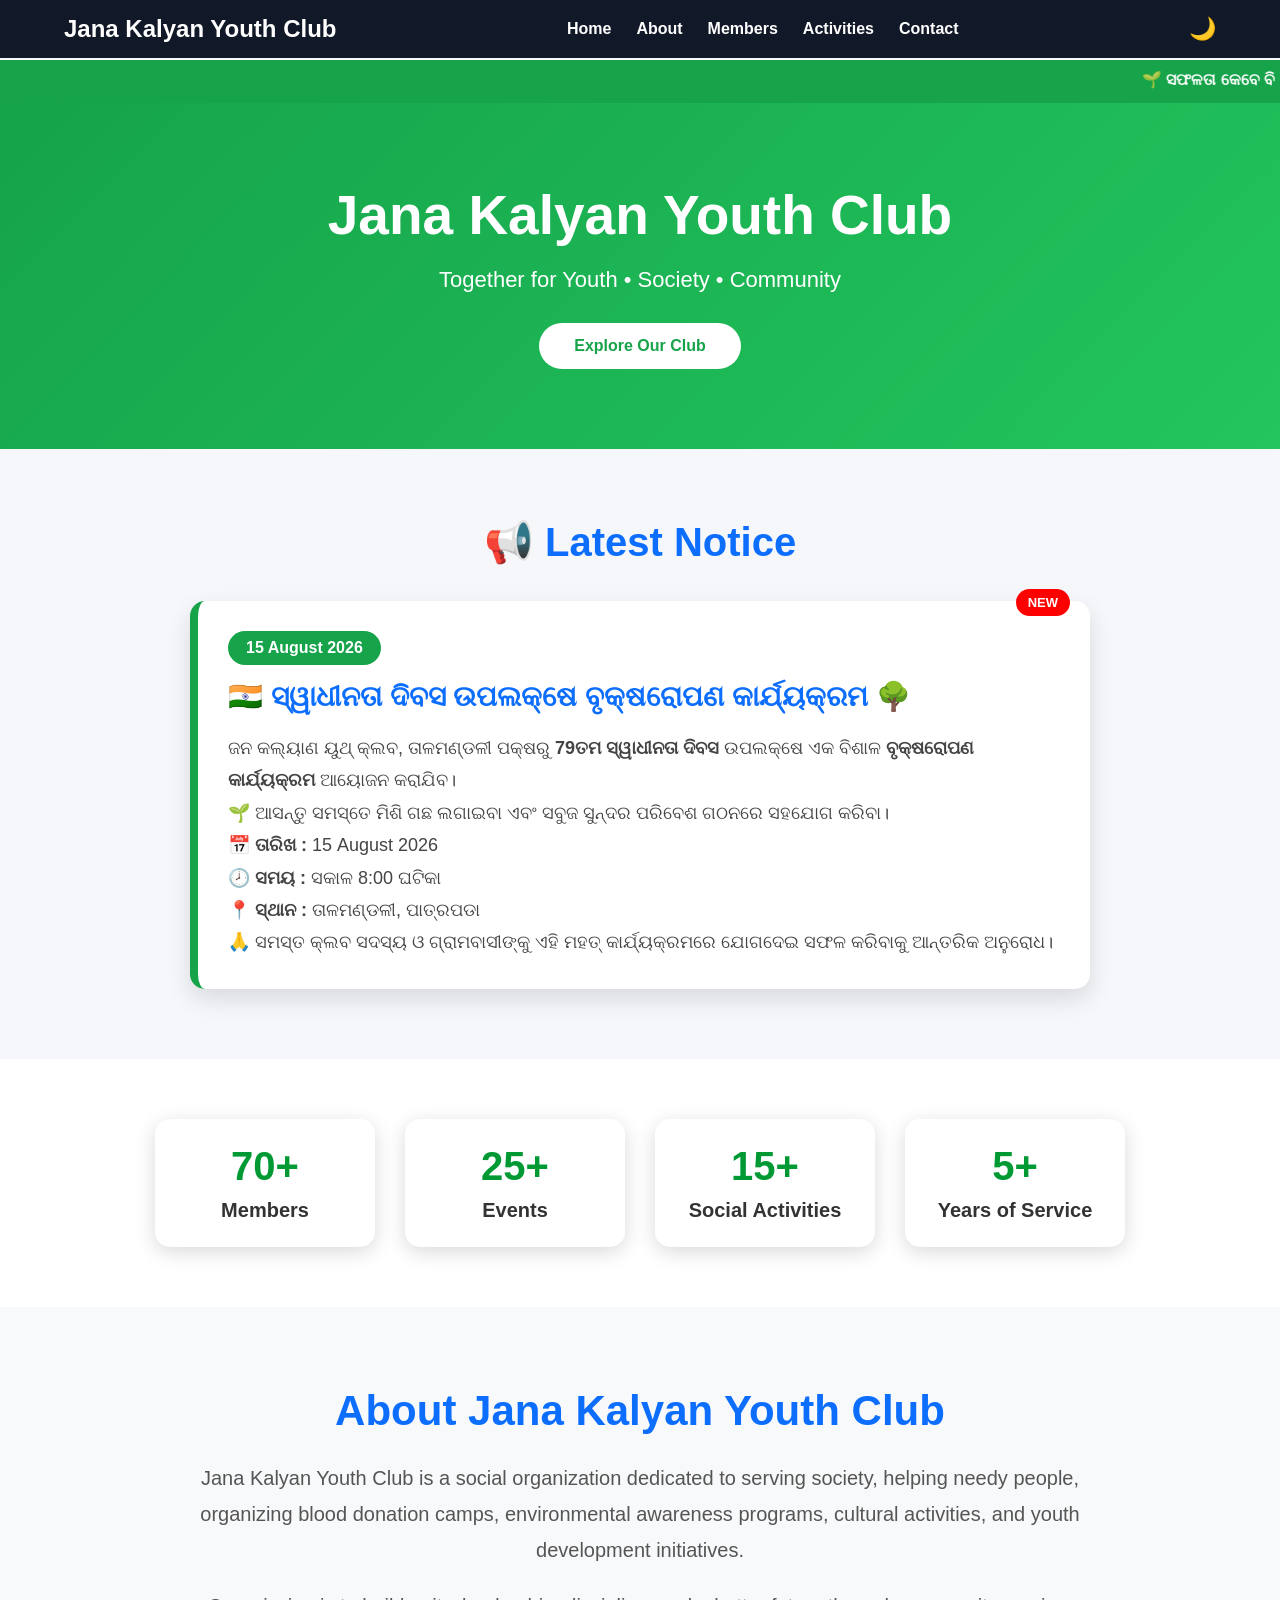
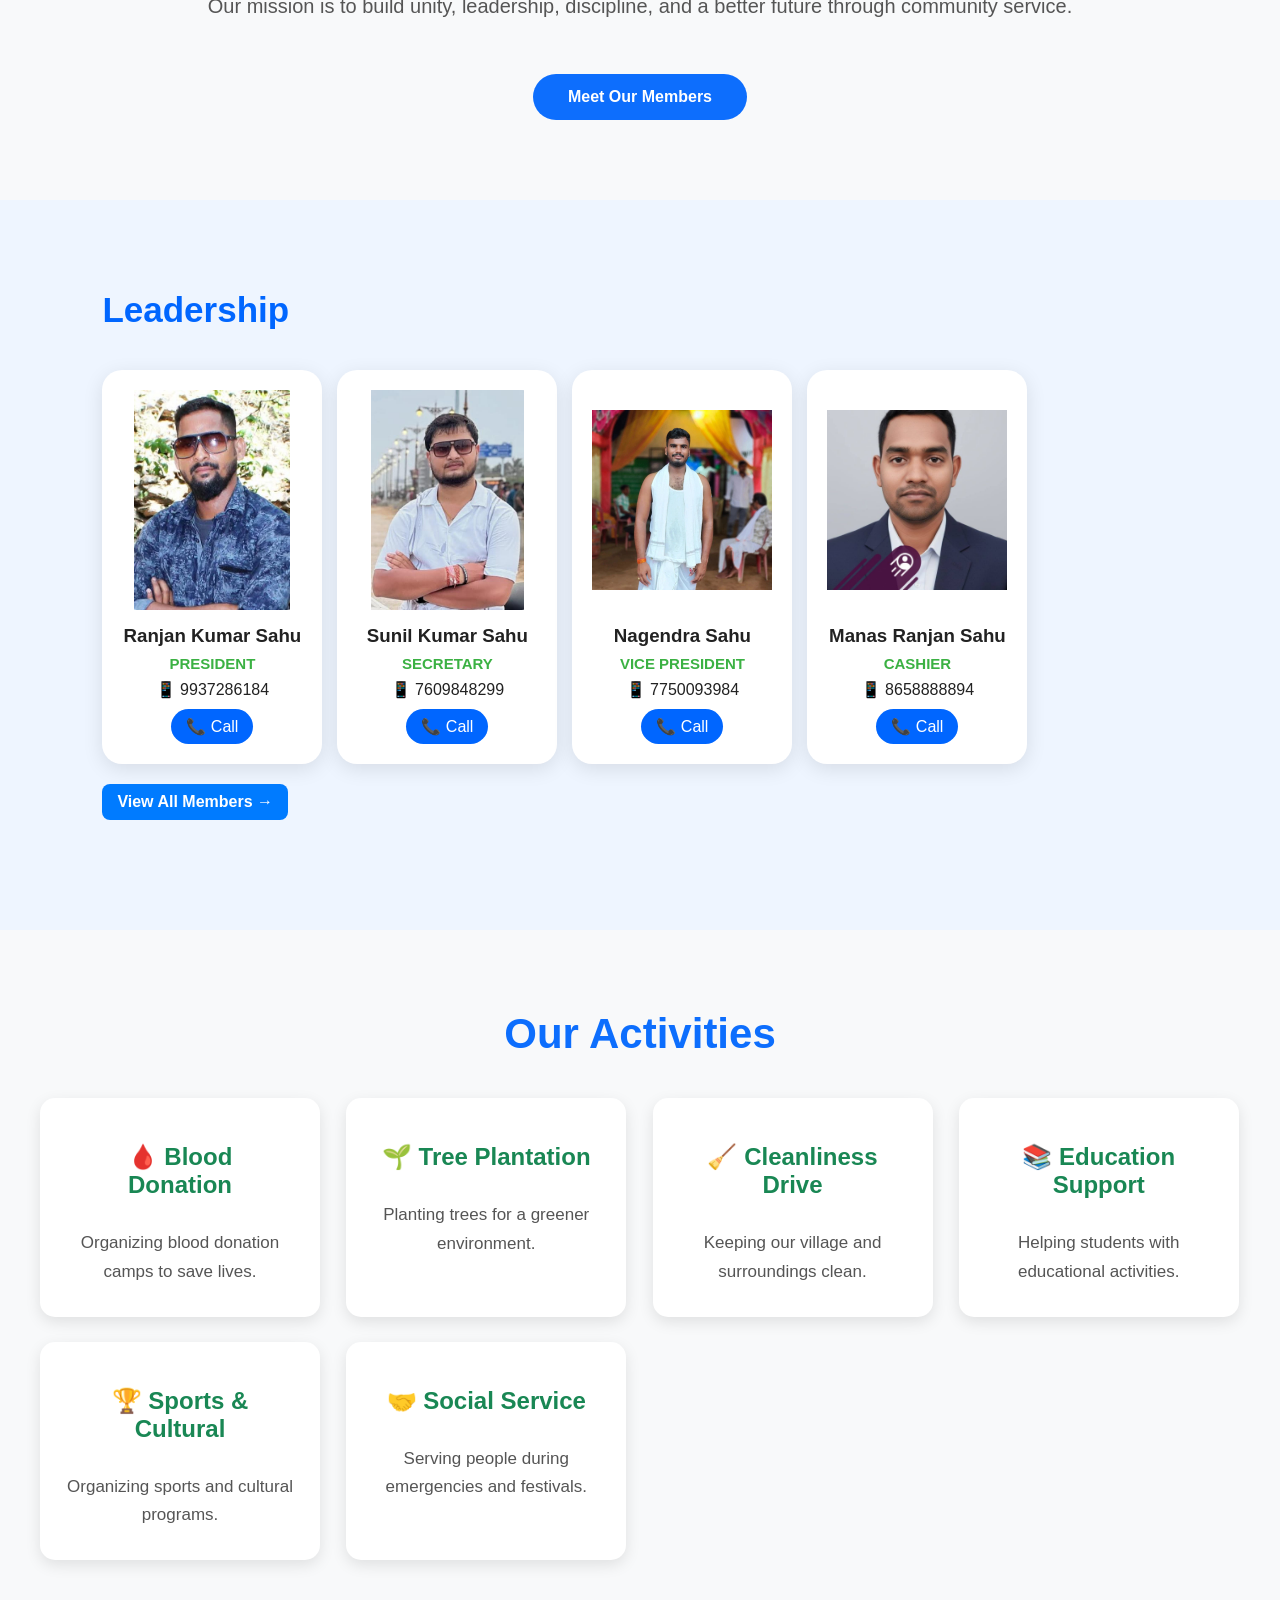
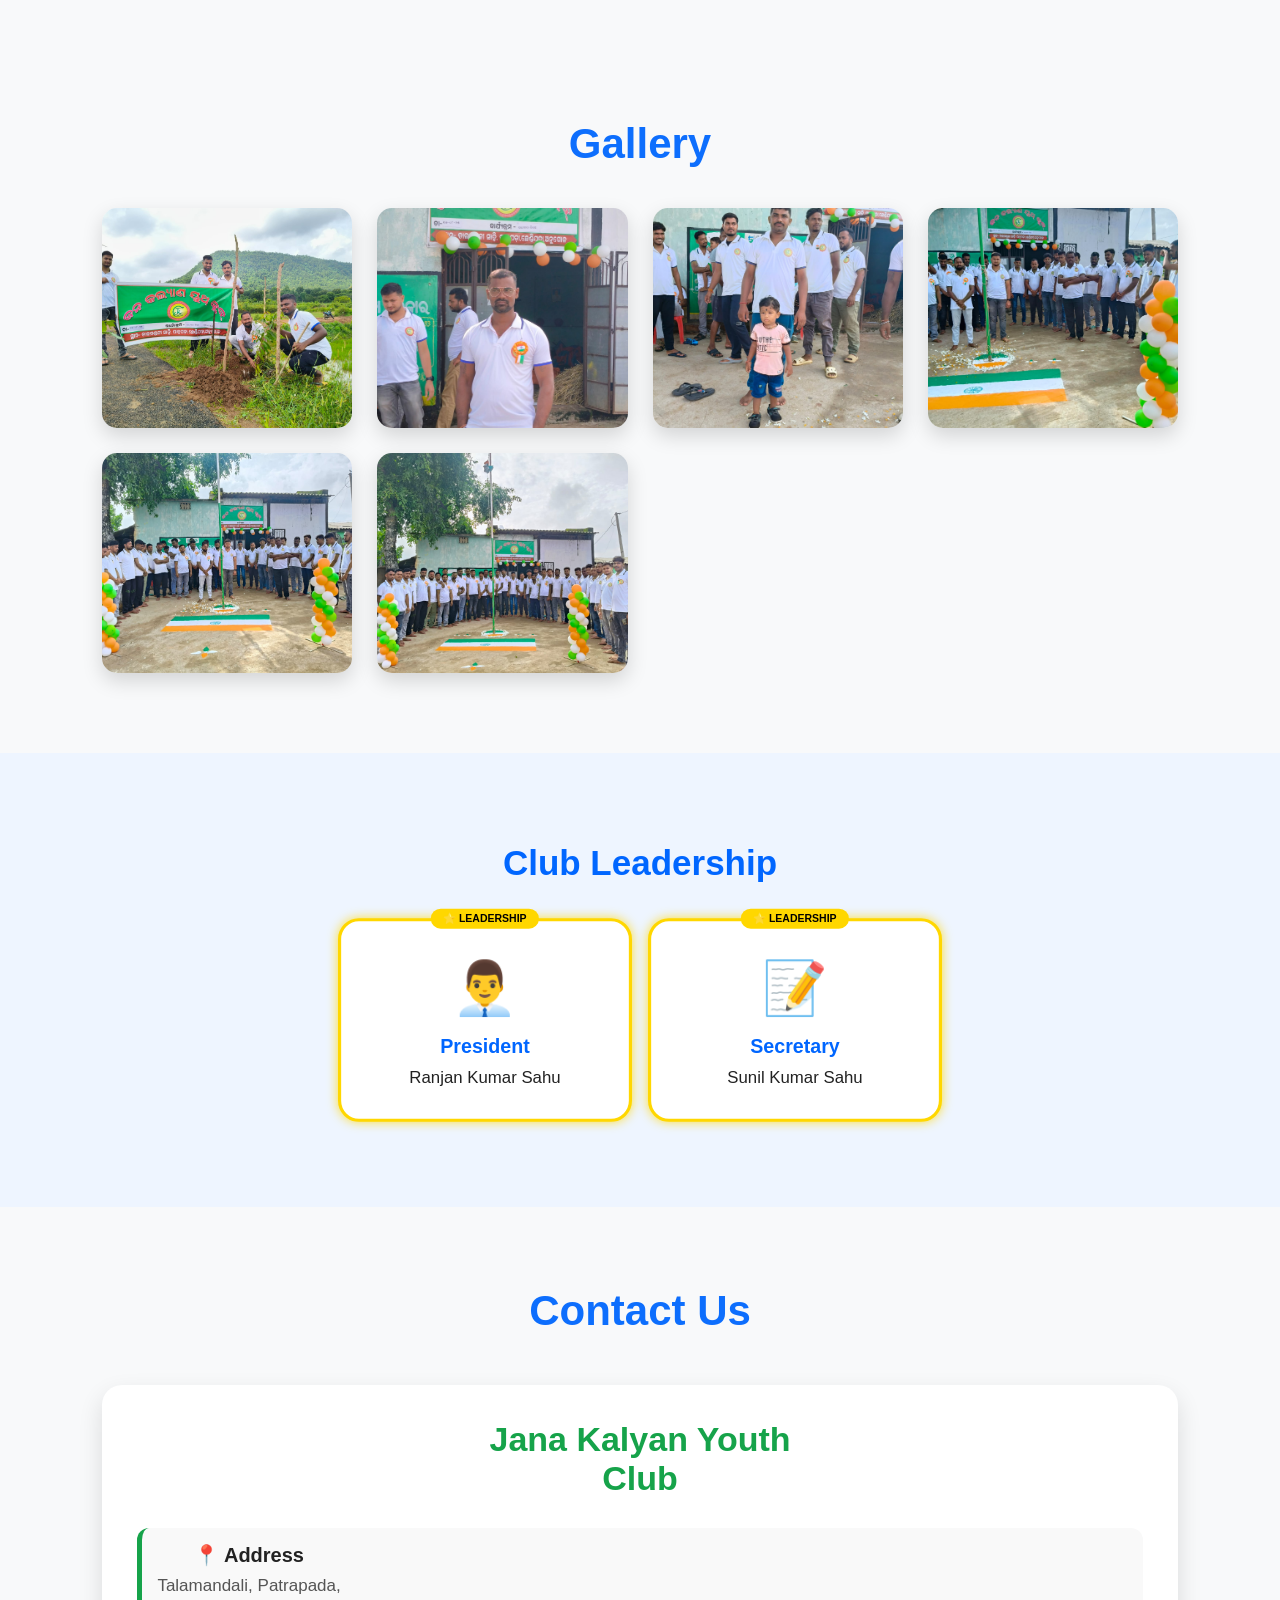
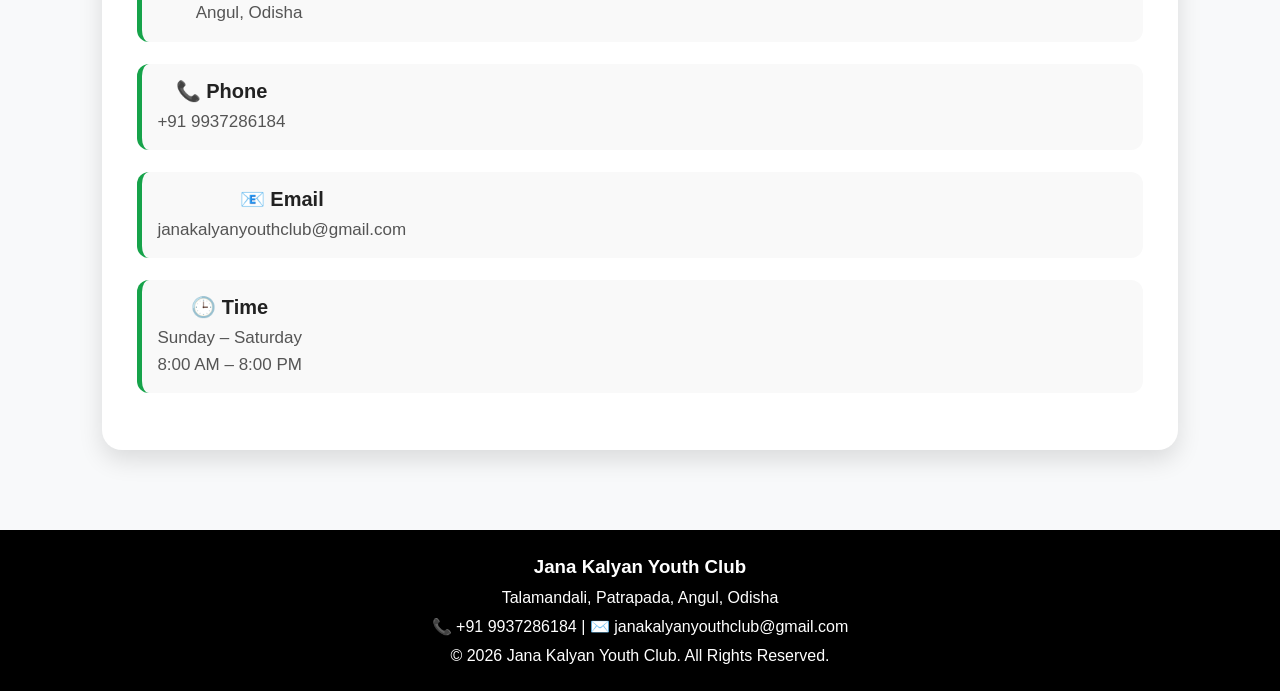
<file: index.html>
<!DOCTYPE html>
<html lang="en">
<head>
    <meta charset="UTF-8">
    <meta name="viewport" content="width=device-width, initial-scale=1.0">

    <title>Jana Kalyan Youth Club</title>

    <link rel="stylesheet" href="style.css">
</head>

<body>

<!-- ================= NAVBAR ================= -->

<header>
    <nav class="navbar">

        <div class="nav-logo">
            Jana Kalyan Youth Club
        </div>

        <ul id="navMenu">
            <li><a href="#home">Home</a></li>
            <li><a href="#about">About</a></li>
            <li><a href="#members">Members</a></li>
            <li><a href="#activities">Activities</a></li>
            <li><a href="#contact">Contact</a></li>
        </ul>

        <button id="darkBtn" class="dark-btn">🌙</button>

    </nav>
</header>

<div class="top-motivation">
    <marquee scrollamount="5">
        🌱 ସଫଳତା କେବେ ବି ରାତିରାତି ମିଳେ ନାହିଁ। ପ୍ରତିଦିନର ପରିଶ୍ରମ, ଧୈର୍ଯ୍ୟ ଓ ନିଜ ଉପରେ ବିଶ୍ୱାସ ହିଁ ସଫଳତାର ଚାବି।
    </marquee>
</div>

<!-- ================= HERO ================= -->

<section id="home" class="hero">
    
    <div class="hero-content">

        <h1>Jana Kalyan Youth Club</h1>

        <p>Together for Youth • Society • Community</p>

        <a href="#about" class="main-btn">
            Explore Our Club
        </a>

    </div>

</section>
<!-- ================= NOTICE BOARD ================= -->
<section class="notice-board" id="notice">

    <h2>📢 Latest Notice</h2>

    <div class="notice-list">

        <div class="notice-item">

            <span class="date">15 August 2026</span>

            <h3>🇮🇳 ସ୍ୱାଧୀନତା ଦିବସ ଉପଲକ୍ଷେ ବୃକ୍ଷରୋପଣ କାର୍ଯ୍ୟକ୍ରମ 🌳</h3>

            <p>
                ଜନ କଲ୍ୟାଣ ୟୁଥ୍ କ୍ଲବ, ତାଳମଣ୍ଡଳୀ ପକ୍ଷରୁ
                <strong>79ତମ ସ୍ୱାଧୀନତା ଦିବସ</strong> ଉପଲକ୍ଷେ
                ଏକ ବିଶାଳ <strong>ବୃକ୍ଷରୋପଣ କାର୍ଯ୍ୟକ୍ରମ</strong>
                ଆୟୋଜନ କରାଯିବ।
            </p>

            <p>
                🌱 ଆସନ୍ତୁ ସମସ୍ତେ ମିଶି ଗଛ ଲଗାଇବା ଏବଂ
                ସବୁଜ ସୁନ୍ଦର ପରିବେଶ ଗଠନରେ ସହଯୋଗ କରିବା।
            </p>

            <p>
                📅 <strong>ତାରିଖ :</strong> 15 August 2026<br>
                🕗 <strong>ସମୟ :</strong> ସକାଳ 8:00 ଘଟିକା<br>
                📍 <strong>ସ୍ଥାନ :</strong> ତାଳମଣ୍ଡଳୀ, ପାତ୍ରପଡା
            </p>

            <p>
                🙏 ସମସ୍ତ କ୍ଲବ ସଦସ୍ୟ ଓ ଗ୍ରାମବାସୀଙ୍କୁ
                ଏହି ମହତ୍ କାର୍ଯ୍ୟକ୍ରମରେ ଯୋଗଦେଇ ସଫଳ କରିବାକୁ
                ଆନ୍ତରିକ ଅନୁରୋଧ।
            </p>

        </div>

    </div>

</section>
<section class="stats">

    <div class="stat-box">
        <h2>70+</h2>
        <p>Members</p>
    </div>

    <div class="stat-box">
        <h2>25+</h2>
        <p>Events</p>
    </div>

    <div class="stat-box">
        <h2>15+</h2>
        <p>Social Activities</p>
    </div>

    <div class="stat-box">
        <h2>5+</h2>
        <p>Years of Service</p>
    </div>

</section>


<!-- ABOUT -->
<section id="about" class="section about">
<h2>About Jana Kalyan Youth Club</h2>

<p>
Jana Kalyan Youth Club is a social organization dedicated to serving society,
helping needy people, organizing blood donation camps, environmental awareness
programs, cultural activities, and youth development initiatives.
</p>

<p>
Our mission is to build unity, leadership, discipline, and a better future
through community service.
</p>

<a href="members.html" class="main-btn">Meet Our Members</a>
</section>


<!-- MEMBERS -->
<section id="members" class="section members">

    <h2>Leadership</h2>

    <div id="memberContainer" class="card-container">

        <!-- JavaScript will add members here -->
         
    </div>

    <div class="btn-container">
    <a href="members.html" class="view-btn">View All Members →</a>
    </div>

</section>


<!-- SOCIAL ACTIVITIES -->
<section id="activities" class="section activities">

    <h2>Our Activities</h2>

<div class="activity-container">

    <div class="activity-card">
        <h3>🩸 Blood Donation</h3>
        <p>Organizing blood donation camps to save lives.</p>
    </div>

    <div class="activity-card">
        <h3>🌱 Tree Plantation</h3>
        <p>Planting trees for a greener environment.</p>
    </div>

    <div class="activity-card">
        <h3>🧹 Cleanliness Drive</h3>
        <p>Keeping our village and surroundings clean.</p>
    </div>

    <div class="activity-card">
        <h3>📚 Education Support</h3>
        <p>Helping students with educational activities.</p>
    </div>

    <div class="activity-card">
        <h3>🏆 Sports & Cultural</h3>
        <p>Organizing sports and cultural programs.</p>
    </div>

    <div class="activity-card">
        <h3>🤝 Social Service</h3>
        <p>Serving people during emergencies and festivals.</p>
    </div>

</div>

</section>
<!-- GALLERY -->
<section id="gallery" class="section gallery-section">

    <h2>Gallery</h2>

    <div class="gallery-grid">

        <img src="images/gallery1.jpg" alt="Gallery 1">
        <img src="images/gallery2.jpg" alt="Gallery 2">
        <img src="images/gallery3.jpg" alt="Gallery 3">
        <img src="images/gallery4.jpg" alt="Gallery 4">
        <img src="images/gallery5.jpg" alt="Gallery 5">
        <img src="images/gallery6.jpg" alt="Gallery 6">

    </div>

</section>

<!-- LEADERS -->
<section class="section leaders">

    <h2>Club Leadership</h2>

    <div class="leader-container">

        <div class="leader-card">

            <div class="leader-icon">
                👨‍💼
            </div>

            <h3>President</h3>

            <p>
                Ranjan Kumar Sahu
            </p>

        </div>


        <div class="leader-card">

            <div class="leader-icon">
                📝
            </div>

            <h3>Secretary</h3>

            <p>
                Sunil Kumar Sahu
            </p>

        </div>

    </div>

</section>


<!-- CONTACT -->
<section id="contact" class="section contact">

    <h2>Contact Us</h2>

    <div class="contact-info">

    <h3>Jana Kalyan Youth<br>
        Club</h3>

    <div class="contact-item">
        <div>
            <h4>📍 Address</h4>
            <p>Talamandali, Patrapada,<br>Angul, Odisha</p>
        </div>
    </div>

    <div class="contact-item">
        <div>
            <h4>📞 Phone</h4>
            <p>+91 9937286184</p>
        </div>
    </div>

    <div class="contact-item">
        <div>
            <h4>📧 Email</h4>
            <p>janakalyanyouthclub@gmail.com</p>
        </div>
    </div>

    <div class="contact-item">
        <div>
            <h4>🕒 Time</h4>
            <p>Sunday – Saturday<br>8:00 AM – 8:00 PM</p>
        </div>
    </div>

</div>

</section>

<!-- FOOTER -->
<footer class="footer">
    <h3>Jana Kalyan Youth Club</h3>

    <p>Talamandali, Patrapada, Angul, Odisha</p>

    <p>📞 +91 9937286184 | ✉️ janakalyanyouthclub@gmail.com</p>

    <p>&copy; 2026 Jana Kalyan Youth Club. All Rights Reserved.</p>
</footer>


<!-- IMAGE POPUP -->
<div id="imageModal" class="modal">

    <span id="closeModal">
        ×
    </span>

    <img id="modalImage">

</div>


<script src="script.js"></script>

</body>
</html>
</file>
<file: style.css>
* {
    margin: 0;
    padding: 0;
    box-sizing: border-box;
    scroll-behavior: smooth;
}

body {
    font-family: Arial, sans-serif;
    background: #f5f7fa;
    color: #222;
    transition: 0.3s;
}



.menu-btn,
.dark-btn {
    border: none;
    background: none;
    color: white;
    font-size: 25px;
    cursor: pointer;
}

.menu-btn {
    display: none;
}

.main-btn,
.whatsapp-btn {
    display: inline-block;

    padding: 14px 30px;

    border-radius: 30px;

    text-decoration: none;

    font-weight: bold;

    transition: 0.3s;
}

.main-btn {
    background: white;
    color: #0066ff;
}

.whatsapp-btn {
    background: #25d366;
    color: white;
    margin-top: 20px;
}

.main-btn:hover,
.whatsapp-btn:hover {
    transform: scale(1.08);
}


/* SECTIONS */

.section {
    padding: 90px 8%;
    text-align: center;
}

.section h2 {
    font-size: 35px;
    color: #0066ff;
    margin-bottom: 40px;
}

.about {
    background: white;
}

.about p {
    max-width: 800px;
    margin: auto;
    line-height: 1.8;
    font-size: 18px;
}


/* MEMBER CARDS */

.members {
    background: #eef5ff;
}

.card-container{
    display: grid;
    grid-template-columns: repeat(5, 1fr);
    gap: 15px;
    justify-items: center;
}

.member-card {
      background: white;
    width: 220px;
    padding: 20px;
    border-radius: 20px;
    box-shadow: 0 5px 20px rgba(0, 0, 0, 0.1);
    transition: 0.4s;
    text-align: center;
}

.member-card:hover {
    transform: translateY(-10px);
}

.member-card img {
    width: 180px;
    height: 220px;
    border-radius: 15px;
    object-fit: contain;
    display: block;
    margin: 0 auto 15px;
}

.member-card h3 {
    margin: 15px 0 8px;
}

.call-btn {
    display: inline-block;

    margin-top: 10px;

    padding: 8px 15px;

    background: #0066ff;
    color: white;

    border-radius: 20px;

    text-decoration: none;
}


/* GALLERY */

.activities {
    background: white;
}

.gallery {
    display: flex;
    justify-content: center;
    gap: 25px;
    flex-wrap: wrap;
}

.activity-card {
    width: 280px;

    background: white;

    border-radius: 15px;

    overflow: hidden;

    box-shadow:
        0 5px 20px
        rgba(0, 0, 0, 0.15);

    cursor: pointer;

    transition: 0.4s;
}

.activity-card:hover {
    transform: scale(1.04);
}

.activity-card img {
    width: 100%;
    height: 200px;

    object-fit: cover;
}

.activity-card h3 {
    padding: 15px;
}


/* LEADERS */

.leaders {
    background: #eef5ff;
}

.leader-container {
    display: flex;
    justify-content: center;
    gap: 30px;
    flex-wrap: wrap;
}

.leader-card {
    width: 280px;

    background: white;

    padding: 30px;

    border-radius: 20px;

    box-shadow:
        0 5px 20px
        rgba(0, 0, 0, 0.1);
}

.leader-icon {
    font-size: 50px;
    margin-bottom: 15px;
}

.leader-card h3 {
    color: #0066ff;
    margin-bottom: 10px;
}


/* CONTACT */

.contact {
    background: #111827;
    color: white;
}

.contact h2 {
    color: white;
}

.contact p {
    margin: 12px;
    font-size: 18px;
}

.contact a {
    color: white;
}


/* FOOTER */

footer {
    background: black;
    color: white;
    text-align: center;
    padding: 20px;

    line-height: 1.8;
}


/* IMAGE MODAL */

.modal {
    display: none;

    position: fixed;

    z-index: 2000;

    left: 0;
    top: 0;

    width: 100%;
    height: 100%;

    background: rgba(0,0,0,0.9);

    justify-content: center;
    align-items: center;
}

.modal img {
    max-width: 90%;
    max-height: 85%;
}

#closeModal {
    position: absolute;

    top: 20px;
    right: 30px;

    color: white;

    font-size: 45px;

    cursor: pointer;
}


/* DARK MODE */

body.dark {
    background: #121212;
    color: white;
}

body.dark .about,
body.dark .activities,
body.dark .member-card,
body.dark .activity-card,
body.dark .leader-card {
    background: #1e1e1e;
    color: white;
}

body.dark .members,
body.dark .leaders {
    background: #181818;
}


/* ANIMATION */

@keyframes fadeIn {

    from {
        opacity: 0;
        transform: translateY(40px);
    }

    to {
        opacity: 1;
        transform: translateY(0);
    }

}


/* MOBILE */

@media(max-width:768px) {

    .menu-btn {
        display: block;
    }

    .navbar ul{
    display:flex;
    position:static;
    width:auto;
    background:none;
    flex-direction:row;
    flex-wrap:wrap;
    justify-content:center;
    gap:12px;
    padding:0;
}


    .navbar ul.show {
        display: flex;
    }

    .section {
        padding: 70px 5%;
    }
}
    .designation {
    color: #3bb143;
    font-size: 15px;
    font-weight: bold;
    margin: 8px 0;
    text-transform: uppercase;


}
.view-btn{
    display:inline-block;
    margin-top:30px;
    padding:9px 15px;
    background:#007bff;
    color:#fff;
    text-decoration:none;
    border-radius:8px;
    font-weight:bold;
    margin: 20px auto;
}
.members{text-align:left;}

.view-btn:hover{
    background:#0056b3;
}
/* All Members Page */

.all-member-card{
    width:160px;
    background:#fff;
    border-radius:12px;
    padding:10px;
    text-align:center;
    box-shadow:0 2px 10px rgba(0,0,0,0.15);
    transition:.3s;
}

.all-member-card:hover{
    transform:translateY(-5px);
}

.all-member-card img{
    width:100px;
    height:120px;
    object-fit:cover;
    border-radius:8px;
}

.all-member-card h3{
    font-size:16px;
    margin:8px 0;
}

.all-member-card .designation{
    font-size:13px;
    color:#28a745;
    font-weight:bold;
}

.all-member-card p{
    font-size:13px;
}

.all-member-card .call-btn{
    display:inline-block;
    margin-top:8px;
    padding:3px 8px;
    background:#007bff;
    color:#fff;
    border-radius:20px;
    text-decoration:none;
}
.leader-card{
    border:3px solid gold;
    box-shadow:0 0 10px rgba(255,215,0,0.8);
    transform:scale(1.05);
    position:relative;
}

.leader-card{
    position: relative;
    padding-top: 35px;
}

.leader-card::before{
    content:"⭐ LEADERSHIP";
    position:absolute;
    top:-12px;
    left:50%;
    transform:translateX(-50%);
    background:#FFD700;
    color:#000;
    padding:4px 12px;
    border-radius:20px;
    font-size:10px;
    font-weight:bold;
    z-index:100;
}
.leader-card{
    position:relative;
    overflow:visible;
}
#searchBox{
    width:320px;
    max-width:90%;
    padding:12px 15px;
    margin:20px auto;
    display:block;
    border:2px solid #007bff;
    border-radius:30px;
    font-size:16px;
    outline:none;
    transition:0.3s;
}

#searchBox:focus{
    border-color:gold;
    box-shadow:0 0 10px rgba(255,215,0,0.5);
}
#searchBox{
    display:block;
    margin:20px auto 40px auto;
}
#memberCount{
    text-align:center;
    font-size:20px;
    font-weight:bold;
    color:#0066cc;
    margin:30px 0;
}

.stats{
    display:flex;
    justify-content:center;
    gap:30px;
    flex-wrap:wrap;
    padding:60px 20px;
    background:#ffffff;
}

.stat-box{
    width:220px;
    padding:25px;
    background:#ffffff;
    border-radius:15px;
    text-align:center;
    box-shadow:0 5px 20px rgba(0,0,0,.15);
    transition:.3s;
}

.stat-box:hover{
    transform:translateY(-10px);
}

.stat-box h2{
    color:#009933;
    font-size:40px;
    margin-bottom:10px;
}

.stat-box p{
    font-size:20px;
    font-weight:bold;
    color:#333;
}
 .about{
    background:#f8f9fa;
    padding:80px 20px;
    text-align:center;
}

.about h2{
    font-size:42px;
    color:#0d6efd;
    margin-bottom:25px;
}

.about p{
    max-width:900px;
    margin:20px auto;
    font-size:20px;
    line-height:1.8;
    color:#555;
}

.about .main-btn{
    display:inline-block;
    margin-top:30px;
    padding:14px 35px;
    background:#0d6efd;
    color:#fff;
    text-decoration:none;
    border-radius:30px;
    font-weight:bold;
    transition:.3s;
}

.about .main-btn:hover{
    background:#084298;
    transform:translateY(-3px);
}
.activities{
    background:#f8f9fa;
    padding:80px 20px;
    text-align:center;
}

.activities h2{
    font-size:42px;
    color:#0d6efd;
    margin-bottom:40px;
}

.activity-container{
    display:grid;
    grid-template-columns:repeat(auto-fit,minmax(250px,1fr));
    gap:25px;
    max-width:1200px;
    margin:auto;
}

.activity-card{
    background:#fff;
    padding:30px 20px;
    border-radius:15px;
    box-shadow:0 5px 15px rgba(0,0,0,.1);
    transition:.3s;
}

.activity-card:hover{
    transform:translateY(-8px);
    box-shadow:0 10px 25px rgba(0,0,0,.2);
}

.activity-card h3{
    font-size:24px;
    margin-bottom:15px;
    color:#198754;
}

.activity-card p{
    color:#555;
    line-height:1.7;
    font-size:17px;
}
/* ===== Gallery Section ===== */

.gallery-section{
    padding:80px 8%;
    background:#f8f9fa;
    text-align:center;
}

.gallery-section h2{
    font-size:42px;
    color:#0d6efd;
    margin-bottom:40px;
}

.gallery-grid{
    display:grid;
    grid-template-columns:repeat(auto-fit,minmax(250px,1fr));
    gap:25px;
}

.gallery-grid img{
    width:100%;
    height:220px;
    object-fit:cover;
    border-radius:15px;
    box-shadow:0 8px 20px rgba(0,0,0,.15);
    transition:.3s;
    cursor:pointer;
}

.gallery-grid img:hover{
    transform:scale(1.05);
}
/* ================= CONTACT ================= */

.contact{
    padding:80px 8%;
    background:#f8f9fa;
}

.contact h2{
    text-align:center;
    font-size:42px;
    color:#0d6efd;
    margin-bottom:50px;
}

.contact-box{
    display:grid;
    grid-template-columns:1fr 1fr;
    gap:35px;
    align-items:center;
    max-width:1200px;
    margin:auto;
}

.contact-info{
    background:#fff;
    padding:35px;
    border-radius:20px;
    box-shadow:0 10px 25px rgba(0,0,0,.12);
}

.contact-info h3{
    text-align:center;
    color:#16a34a;
    font-size:34px;
    margin-bottom:30px;
}

.contact-item{
    display:flex;
    align-items:flex-start;
    gap:15px;
    margin-bottom:22px;
    padding:15px;
    border-left:5px solid #16a34a;
    background:#f9f9f9;
    border-radius:12px;
}

.contact-item i{
    font-size:24px;
    color:#16a34a;
}

.contact-item h4{
    margin:0 0 5px;
    color:#222;
    font-size:20px;
}

.contact-item p{
    margin:0;
    color:#555;
    font-size:17px;
    line-height:1.6;
}

.contact-map iframe{
    width:100%;
    height:460px;
    border:0;
    border-radius:20px;
    box-shadow:0 10px 25px rgba(0,0,0,.12);
}

/* Mobile */

@media(max-width:768px){

.contact-info{
    width:100%;
    padding:20px;
    box-sizing:border-box;
}

.contact-info h3{
    font-size:32px;
    line-height:1.2;
    word-break:break-word;
}

.contact-item{
    width:100%;
    box-sizing:border-box;
    padding:15px;
}

.contact-item h4{
    font-size:20px;
}

.contact-item p{
    font-size:16px;
    word-break:break-word;
    overflow-warp: break-word;
}

.contact-map iframe{
    width:100%;
    height:300px;
}
.footer{
    background:#111827;
    color:#fff;
    text-align:center;
    padding:30px 20px;
    margin-top:60px;
}

.footer h3{
    color:#22c55e;
    font-size:28px;
    margin-bottom:15px;
}

.footer p{
    margin:10px 0;
    font-size:17px;
    color:#ddd;
}

.footer p:last-child{
    margin-top:20px;
    color:#aaa;
    font-size:15px;
}

.top-motivation{
    position: fixed;
    top: 60px;
    left: 0;
    width: 100%;
    background: #16a34a;
    color: #fff;
    padding: 10px 0;
    text-align: center;
    font-size: 18px;
    font-weight: bold;
    overflow: hidden;
    z-index: 999;
}

.top-motivation marquee{
    white-space: nowrap;
}
/* ===== FINAL MOBILE FIX ===== */

html,
body{
    width:100%;
    overflow-x:hidden;
}

*{
    box-sizing:border-box;
}

img{
    max-width:100%;
    height:auto;
}

    .stats{
        display:flex;
        flex-wrap:wrap;
        justify-content:center;
        gap:15px;
        padding:30px 15px;
    }

    .stat-box{
        width:160px;
        max-width:100%;
    }

    .contact-box{
        grid-template-columns:1fr;
    }

    .gallery-grid,
    .activity-container{
        grid-template-columns:1fr;
    }
}
/* ================= NOTICE BOARD ================= */

.notice-board{
    padding:70px 20px;
    background:#f5f7fa;
}

.notice-board h2{
    text-align:center;
    font-size:40px;
    color:#0d6efd;
    margin-bottom:35px;
}

.notice-list{
    max-width:900px;
    margin:auto;
}

.notice-item{
    background:#fff;
    border-left:8px solid #16a34a;
    border-radius:15px;
    padding:30px;
    box-shadow:0 10px 25px rgba(0,0,0,.12);
    position:relative;
    transition:.3s;
}

.notice-item:hover{
    transform:translateY(-8px);
}

.notice-item .date{
    display:inline-block;
    background:#16a34a;
    color:#fff;
    padding:8px 18px;
    border-radius:25px;
    font-weight:bold;
    margin-bottom:15px;
}

/* NEW Badge */
.notice-item::before{
    content:"NEW";
    position:absolute;
    top:-12px;
    right:20px;
    background:red;
    color:#fff;
    padding:6px 12px;
    border-radius:30px;
    font-size:13px;
    font-weight:bold;
    animation:blink 1s infinite;
}

/* Blink Effect */
@keyframes blink{

    0%{
        opacity:1;
        transform:scale(1);
    }

    50%{
        opacity:.3;
        transform:scale(1.2);
    }

    100%{
        opacity:1;
        transform:scale(1);
    }

}

.notice-item h3{
    color:#0d6efd;
    margin-bottom:18px;
    font-size:28px;
}

.notice-item p{
    font-size:18px;
    line-height:1.8;
    color:#444;
}

/* Mobile */

@media(max-width:768px){

.notice-board{
    padding:60px 20px;
    background:#f8f9fa;
}

.notice-board h2{
    text-align:center;
    font-size:32px;
    color:#0d6efd;
    margin-bottom:30px;
}

.notice-item{
    background:#fff;
    border-left:6px solid #16a34a;
    border-radius:15px;
    padding:25px;
    box-shadow:0 8px 20px rgba(0,0,0,.12);
    position:relative;
}

.notice-item::before{
    content:"NEW";
    position:absolute;
    top:-12px;
    right:20px;
    background:#ff3b30;
    color:#fff;
    padding:6px 14px;
    border-radius:20px;
    font-size:12px;
    font-weight:bold;
    animation:blink 1s infinite;
}

.notice-item h3{
    font-size:24px;
    color:#1565c0;
    margin:15px 0;
}

.notice-item p{
    font-size:17px;
    line-height:1.8;
}

.main-btn{
    display:inline-block;
    padding:14px 34px;
    background:#fff;
    color:#16a34a;
    text-decoration:none;
    border-radius:30px;
    font-weight:bold;
    transition:.3s;
}

.main-btn:hover{
    transform:translateY(-4px);
    background:#f3f4f6;
}

}
/* ================= NAVBAR ================= */

header{
    position:fixed;
    top:0;
    left:0;
    width:100%;
    z-index:1000;
}

.navbar{
    background:#111827;
    display:flex;
    justify-content:space-between;
    align-items:center;
    padding:15px 5%;
}

.nav-logo{
    color:#fff;
    font-size:24px;
    font-weight:bold;
}

.navbar ul{
    display:flex;
    list-style:none;
    gap:25px;
}

.navbar ul li a{
    color:#fff;
    text-decoration:none;
    font-weight:bold;
    transition:.3s;
}

.navbar ul li a:hover{
    color:#22c55e;
}

.dark-btn{
    background:none;
    border:none;
    color:#fff;
    font-size:22px;
    cursor:pointer;
}

/* ================= TOP NOTICE ================= */

.top-motivation{
    margin-top:60px;
    background:#16a34a;
    color:#fff;
    padding:10px 0;
    font-weight:bold;
}

/* ================= HERO ================= */

.hero{
    background:linear-gradient(135deg,#16a34a,#22c55e);
    color:#fff;
    text-align:center;
    padding:80px 20px;
}

.hero-content{
    max-width:900px;
    margin:auto;
}

.hero-logo{
    width:180px;
    height:180px;
    object-fit:contain;
    border-radius:50%;
    background:#fff;
    padding:10px;
    margin-bottom:25px;
}

.hero h1{
    font-size:55px;
    margin-bottom:20px;
}

.hero p{
    font-size:22px;
    margin-bottom:30px;
}

.main-btn{
    display:inline-block;
    padding:14px 35px;
    background:#fff;
    color:#16a34a;
    text-decoration:none;
    border-radius:30px;
    font-weight:bold;
}

.main-btn:hover{
    background:#f3f4f6;
}

/* ================= MOBILE ================= */

@media (max-width:768px){

    .navbar{
        display:flex;
        justify-content:space-between;
        align-items:center;
        padding:12px 15px;
        gap:15px;
    }

    .nav-logo{
        color:#fff;
        font-size:15px;
        font-weight:bold;
        line-height:1.2;
        max-width:130px;
    }

    .navbar ul{
        display:flex;
        flex-wrap:wrap;
        justify-content:flex-end;
        align-items:center;
        gap:8px;
        list-style:none;
    }

    .navbar ul li a{
        font-size:12px;
        color:#fff;
        text-decoration:none;
        font-weight:bold;
    }

    .dark-btn{
        font-size:20px;
    }

    .hero{
        padding:70px 15px;
    }

    .hero h1{
        font-size:34px;
    }

    .hero p{
        font-size:18px;
    }
}

/* Mobile Scroll Menu */
.mobile-nav{
    display:none;
}

@media (max-width:768px){

    .mobile-nav{
        display:flex;
        overflow-x:auto;
        white-space:nowrap;
        gap:20px;
        padding:10px 15px;
        background:#111827;
        scrollbar-width:none;
    }

    .mobile-nav::-webkit-scrollbar{
        display:none;
    }

    .mobile-nav a{
        color:#fff;
        text-decoration:none;
        font-weight:bold;
        flex:none;
    }

    .navbar ul{
        display:none;
    }
}
@media (max-width:768px){

    .top-motivation{
        position:relative;
        width:100%;
        height:40px;
        overflow:hidden;
        padding:0;
    }

    .top-motivation marquee{
        line-height:40px;
        white-space:nowrap;
    }
}
</file>
